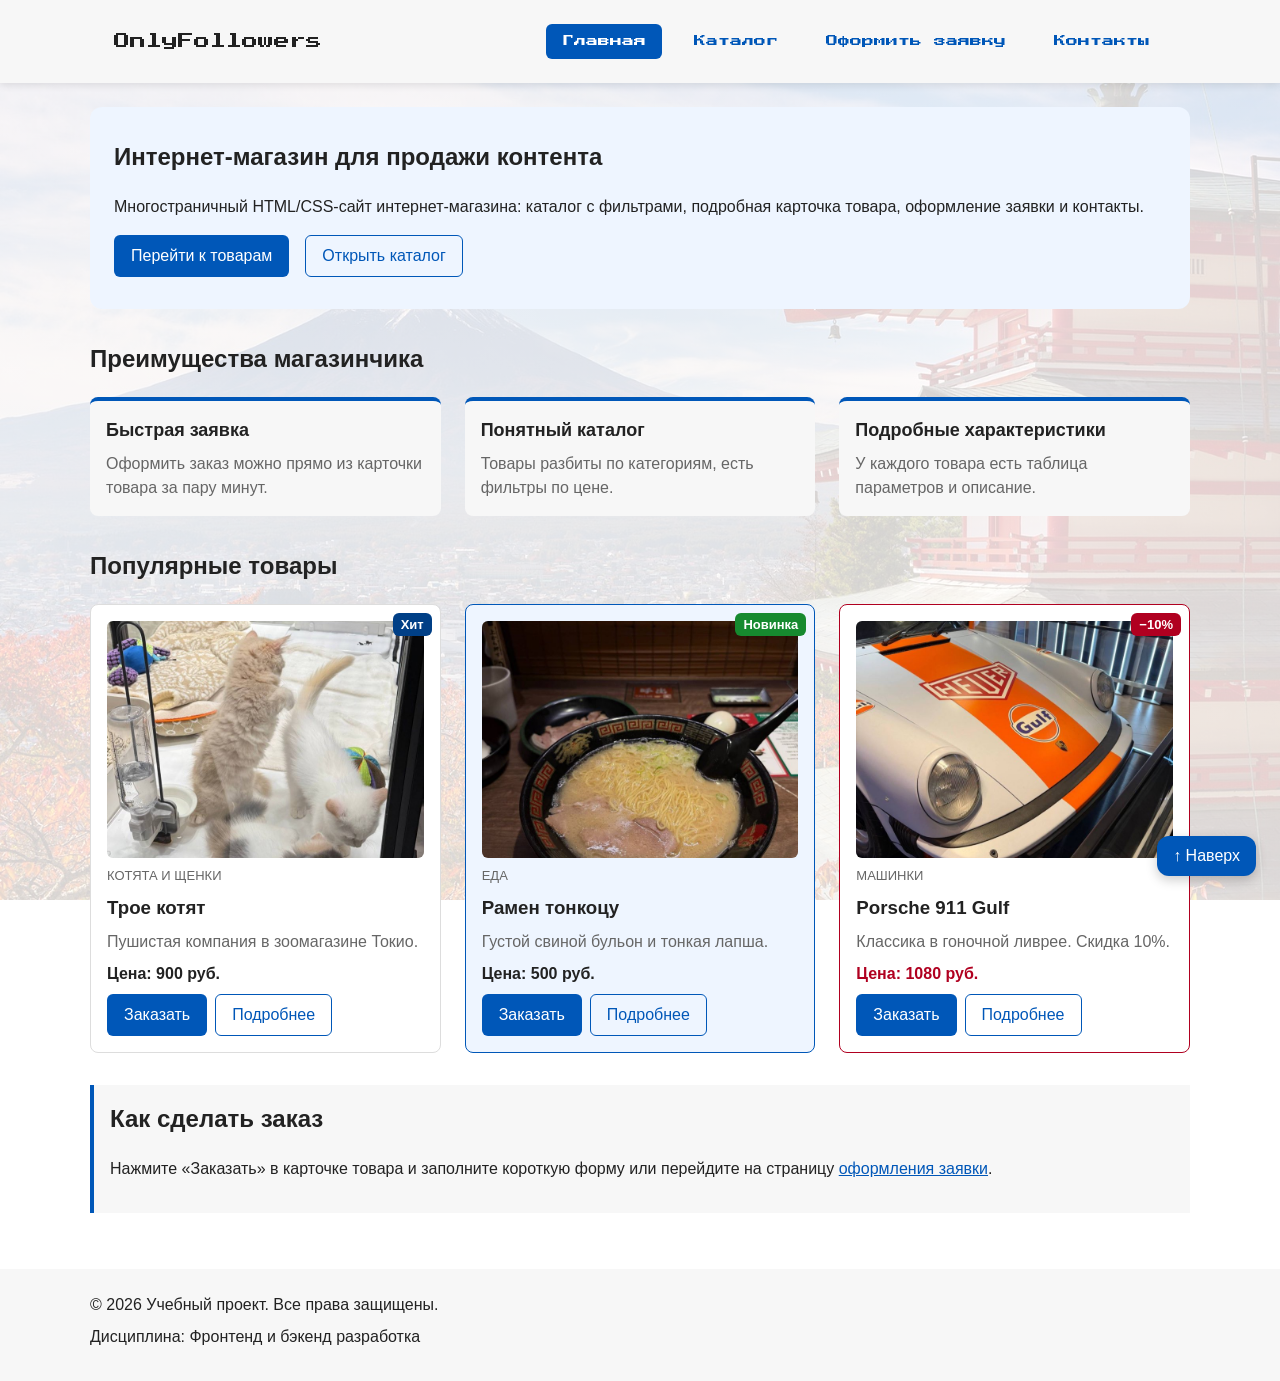
<file: index.html>
<!DOCTYPE html>
<html lang="ru">
<head>
    <meta charset="UTF-8">
    <meta name="viewport" content="width=device-width, initial-scale=1.0">
    <meta name="description" content="" >
    <title></title>
    <link rel="preconnect" href="https://fonts.googleapis.com">
    <link rel="preconnect" href="https://fonts.gstatic.com" crossorigin>
    <link rel="stylesheet" href="https://fonts.googleapis.com/css2?family=Press+Start+2P&display=swap">
    <link rel="stylesheet" href="css/style.css">
    <script src="js/main.js" defer></script>
</head>
<body>
<header class="site-header">
    <div class="site-header__inner">
        <a class="site-header__logo" href="index.html">OnlyFollowers</a>

        <nav class="site-nav" aria-label="Основная навигация">
            <ul class="site-nav__list">
                <li class="site-nav__item">
                    <a class="site-nav__link site-nav__link--active" href="index.html" aria-current="page">Главная</a>
                </li>
                <li class="site-nav__item">
                    <a class="site-nav__link" href="catalog.html">Каталог</a>
                </li>
                <li class="site-nav__item">
                    <a class="site-nav__link" href="order.html">Оформить заявку</a>
                </li>
                <li class="site-nav__item">
                    <a class="site-nav__link" href="contacts.html">Контакты</a>
                </li>
            </ul>
        </nav>
    </div>
</header>

<main class="site-main">
    <section class="hero">
        <h1 class="hero__title">Интернет-магазин для продажи контента</h1>
        <p class="hero__text">
            Многостраничный HTML/CSS-сайт интернет-магазина: каталог с фильтрами,
            подробная карточка товара, оформление заявки и контакты.
        </p>
        <div class="hero__actions">
            <a class="button button--primary" href="#popular">Перейти к товарам</a>
            <a class="button button--secondary" href="catalog.html">Открыть каталог</a>
        </div>
    </section>

    <section class="section" id="advantages">
        <h2 class="section__title">Преимущества магазинчика</h2>

        <ul class="advantages-list">
            <li class="advantages-list__item">
                <h3 class="advantages-list__title">Быстрая заявка</h3>
                <p class="advantages-list__text">Оформить заказ можно прямо из карточки товара за пару минут.</p>
            </li>
            <li class="advantages-list__item">
                <h3 class="advantages-list__title">Понятный каталог</h3>
                <p class="advantages-list__text">Товары разбиты по категориям, есть фильтры по цене.</p>
            </li>
            <li class="advantages-list__item">
                <h3 class="advantages-list__title">Подробные характеристики</h3>
                <p class="advantages-list__text">У каждого товара есть таблица параметров и описание.</p>
            </li>
        </ul>
    </section>

    <section class="section" id="popular">
        <h2 class="section__title">Популярные товары</h2>

        <div class="products-grid">
            <article class="product-card">
                <span class="badge badge--hit product-card__badge">Хит</span>
                <img class="product-card__image" src="images/kittens-trio.jpg" alt="Трое котят играют в вольере" width="800" height="1066">
                <p class="product-card__category">Котята и щенки</p>
                <h3 class="product-card__title">Трое котят</h3>
                <p class="product-card__description">Пушистая компания в зоомагазине Токио.</p>
                <p class="product-card__price">Цена: 900 руб.</p>
                <div class="product-card__actions">
                    <button class="button button--primary product-card__button" type="button" data-product="Трое котят">
                        Заказать
                    </button>
                    <a class="button button--secondary" href="product.html">Подробнее</a>
                </div>
            </article>

            <article class="product-card product-card--featured">
                <span class="badge badge--new product-card__badge">Новинка</span>
                <img class="product-card__image" src="images/ramen-tonkotsu.jpg" alt="Миска рамена тонкоцу" width="800" height="1066">
                <p class="product-card__category">Еда</p>
                <h3 class="product-card__title">Рамен тонкоцу</h3>
                <p class="product-card__description">Густой свиной бульон и тонкая лапша.</p>
                <p class="product-card__price">Цена: 500 руб.</p>
                <div class="product-card__actions">
                    <button class="button button--primary product-card__button" type="button" data-product="Рамен тонкоцу">
                        Заказать
                    </button>
                    <a class="button button--secondary" href="catalog.html#food">Подробнее</a>
                </div>
            </article>

            <article class="product-card product-card--discount">
                <span class="badge badge--sale product-card__badge">−10%</span>
                <img class="product-card__image" src="images/porsche-911.jpg" alt="Porsche 911 в ливрее Gulf и Heuer" width="800" height="1066">
                <p class="product-card__category">Машинки</p>
                <h3 class="product-card__title">Porsche 911 Gulf</h3>
                <p class="product-card__description">Классика в гоночной ливрее. Скидка 10%.</p>
                <p class="product-card__price">Цена: 1080 руб.</p>
                <div class="product-card__actions">
                    <button class="button button--primary product-card__button" type="button" data-product="Porsche 911 Gulf">
                        Заказать
                    </button>
                    <a class="button button--secondary" href="catalog.html#cars">Подробнее</a>
                </div>
            </article>
        </div>
    </section>

    <aside class="aside-info">
        <h2 class="aside-info__title">Как сделать заказ</h2>
        <p class="aside-info__text">
            Нажмите «Заказать» в карточке товара и заполните короткую форму
            или перейдите на страницу <a href="order.html">оформления заявки</a>.
        </p>
    </aside>
</main>

<footer class="site-footer" id="contacts">
    <p class="site-footer__text">&copy; 2026 Учебный проект. Все права защищены.</p>
    <p class="site-footer__text">Дисциплина: Фронтенд и бэкенд разработка</p>
</footer>

<a class="to-top" href="#" aria-label="Вернуться наверх страницы">↑ Наверх</a>

<dialog class="order-dialog" id="order-dialog" aria-labelledby="order-dialog-title">
    <h2 class="order-dialog__title" id="order-dialog-title">Оформление заявки</h2>
    <p class="order-dialog__product" id="order-dialog-product"></p>

    <form class="order-form" id="order-form" action="#" method="post" novalidate>
        <input id="selected-product" name="selected-product" type="hidden">

        <div class="order-form__field">
            <label class="order-form__label" for="order-name">Имя</label>
            <input
                class="order-form__input"
                id="order-name"
                name="name"
                type="text"
                placeholder="Введите ваше имя"
                minlength="2"
                autocomplete="given-name"
                required
            >
        </div>

        <div class="order-form__field">
            <label class="order-form__label" for="order-email">E-mail</label>
            <input
                class="order-form__input"
                id="order-email"
                name="email"
                type="email"
                placeholder="example@mail.ru"
                autocomplete="email"
                required
            >
        </div>

        <div class="order-form__field">
            <label class="order-form__label" for="order-phone">Телефон</label>
            <input
                class="order-form__input"
                id="order-phone"
                name="phone"
                type="tel"
                inputmode="tel"
                placeholder="+7 (900) 000-00-00"
                pattern="^\+7 \(\d{3}\) \d{3}-\d{2}-\d{2}$"
                aria-describedby="order-phone-hint"
                required
            >
            <small class="order-form__hint" id="order-phone-hint">Формат: +7 (900) 000-00-00</small>
        </div>

        <div class="order-form__field">
            <label class="order-form__label" for="order-date">Дата связи</label>
            <input
                class="order-form__input"
                id="order-date"
                name="date"
                type="date"
            >
        </div>

        <div class="order-form__field">
            <label class="order-form__label" for="order-topic">Тема заявки</label>
            <select class="order-form__select" id="order-topic" name="topic" required>
                <option value="">Выберите тему</option>
                <option value="product">Заказ товара</option>
                <option value="consultation">Консультация</option>
                <option value="delivery">Доставка</option>
            </select>
        </div>

        <div class="order-form__field">
            <label class="order-form__label" for="order-comment">Комментарий</label>
            <textarea
                class="order-form__textarea"
                id="order-comment"
                name="comment"
                rows="4"
                placeholder="Укажите дополнительную информацию"
            ></textarea>
        </div>

        <div class="order-form__field order-form__field--checkbox">
            <label class="order-form__label">
                <input
                    class="order-form__checkbox"
                    id="order-agreement"
                    name="agreement"
                    type="checkbox"
                    required
                >
                Я согласен на обработку данных
            </label>
        </div>

        <div class="order-form__actions">
            <button class="button button--secondary" type="button" id="close-order-dialog">Закрыть</button>
            <button class="button button--primary" type="submit">Отправить заявку</button>
        </div>
    </form>
</dialog>

<p class="success-message" id="success-message" role="status" hidden>
    Форма успешно отправлена!
</p>
</body>
</html>
</file>
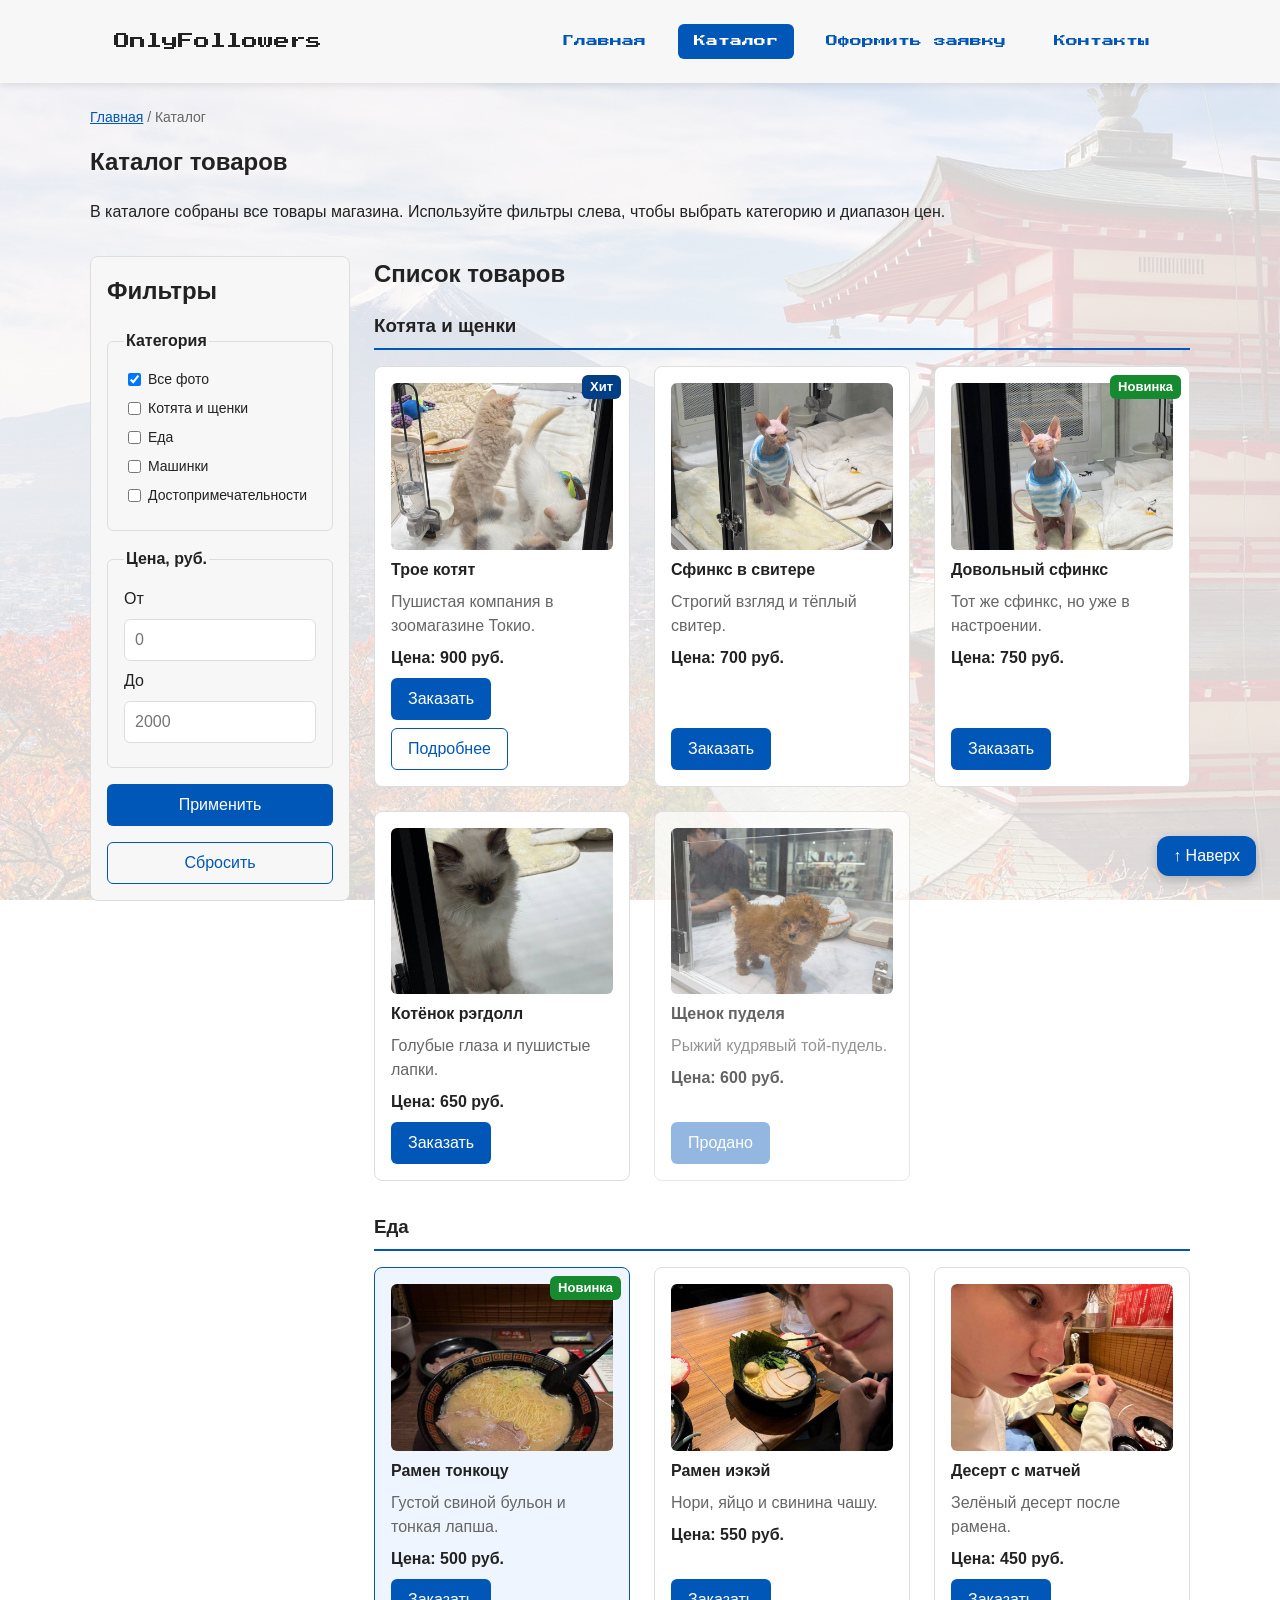
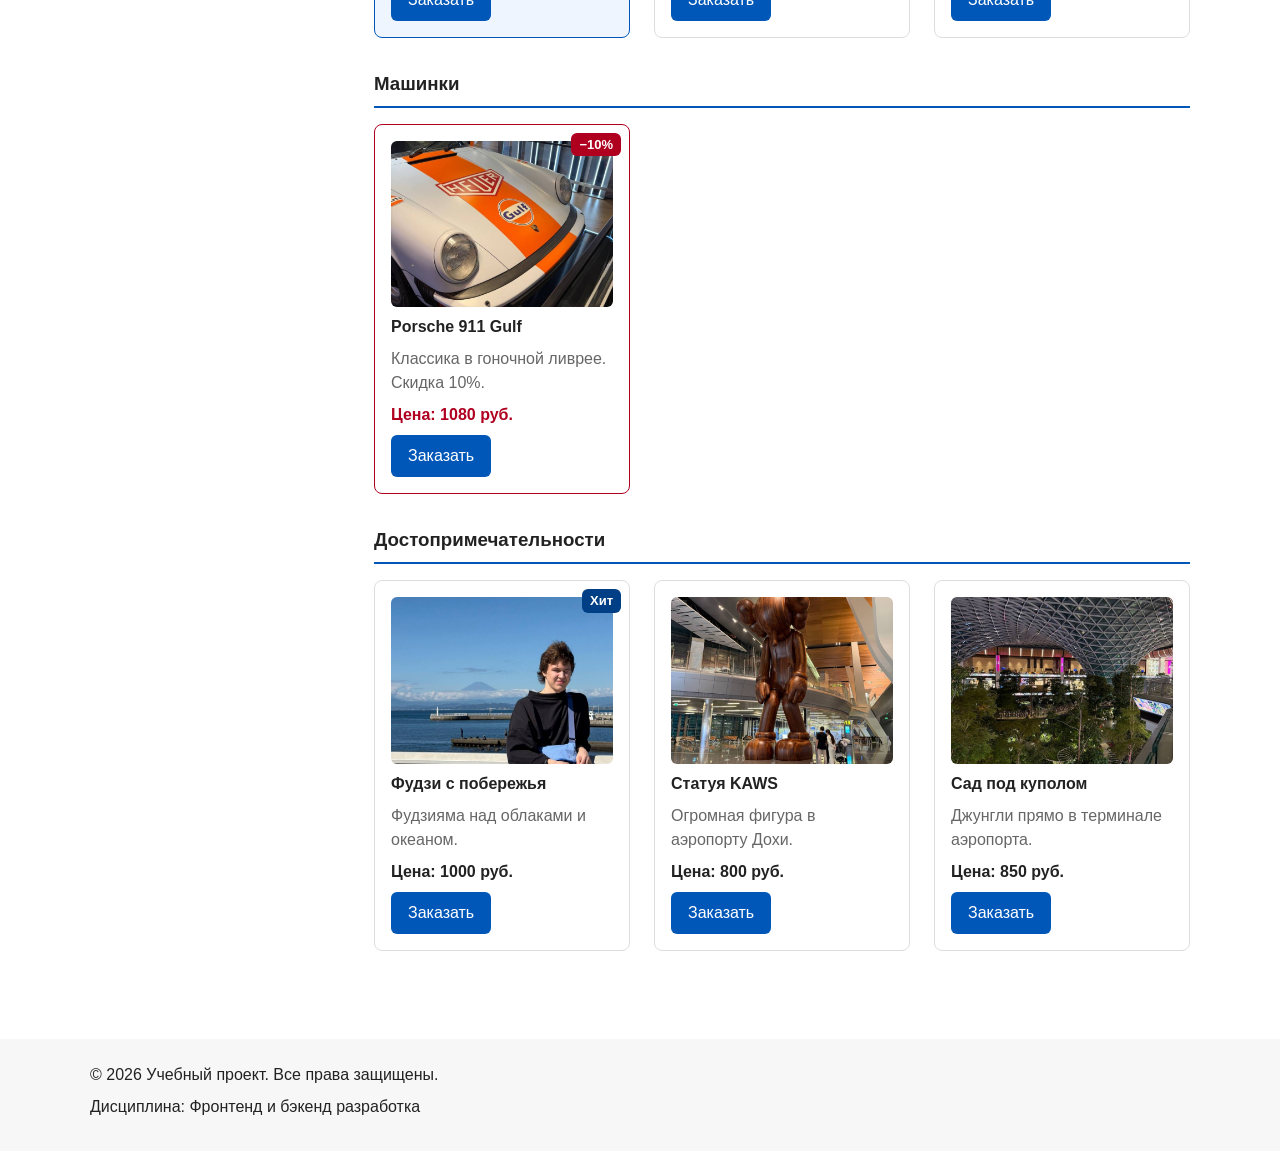
<file: catalog.html>
<!DOCTYPE html>
<html lang="ru">
<head>
    <meta charset="UTF-8">
    <meta name="viewport" content="width=device-width, initial-scale=1.0">
    <meta name="description" content="Учебный сайт :  Trip ro Japan ">
    <title>Каталог товаров — Учебный интернет-магазин</title>
    <link rel="preconnect" href="https://fonts.googleapis.com">
    <link rel="preconnect" href="https://fonts.gstatic.com" crossorigin>
    <link rel="stylesheet" href="https://fonts.googleapis.com/css2?family=Press+Start+2P&display=swap">
    <link rel="stylesheet" href="css/style.css">
    <script src="js/main.js" defer></script>
</head>
<body>
<header class="site-header">
    <div class="site-header__inner">
        <a class="site-header__logo" href="index.html">OnlyFollowers</a>

        <nav class="site-nav" aria-label="Основная навигация">
            <ul class="site-nav__list">
                <li class="site-nav__item">
                    <a class="site-nav__link" href="index.html">Главная</a>
                </li>
                <li class="site-nav__item">
                    <a class="site-nav__link site-nav__link--active" href="catalog.html" aria-current="page">Каталог</a>
                </li>
                <li class="site-nav__item">
                    <a class="site-nav__link" href="order.html">Оформить заявку</a>
                </li>
                <li class="site-nav__item">
                    <a class="site-nav__link" href="contacts.html">Контакты</a>
                </li>
            </ul>
        </nav>
    </div>
</header>

<main class="site-main">
    <nav class="breadcrumbs" aria-label="Хлебные крошки">
        <a class="breadcrumbs__link" href="index.html">Главная</a>
        <span class="breadcrumbs__current" aria-current="page">Каталог</span>
    </nav>

    <section class="section">
        <h1 class="section__title">Каталог товаров</h1>
        <p class="section__text">
            В каталоге собраны все товары магазина. Используйте фильтры слева,
            чтобы выбрать категорию и диапазон цен.
        </p>
    </section>

    <section class="catalog-layout">
        <aside class="catalog-filters">
            <h2 class="catalog-filters__title">Фильтры</h2>

            <form class="filters-form" action="#" method="get">
                <fieldset class="filters-form__group">
                    <legend class="filters-form__legend">Категория</legend>

                    <label class="filters-form__option">
                        <input type="checkbox" name="category" value="all" checked>
                        Все фото
                    </label>

                    <label class="filters-form__option">
                        <input type="checkbox" name="category" value="pets">
                        Котята и щенки
                    </label>

                    <label class="filters-form__option">
                        <input type="checkbox" name="category" value="food">
                        Еда
                    </label>

                    <label class="filters-form__option">
                        <input type="checkbox" name="category" value="cars">
                        Машинки
                    </label>

                    <label class="filters-form__option">
                        <input type="checkbox" name="category" value="places">
                        Достопримечательности
                    </label>
                </fieldset>

                <fieldset class="filters-form__group">
                    <legend class="filters-form__legend">Цена, руб.</legend>

                    <label class="filters-form__label" for="price-from">От</label>
                    <input class="filters-form__input" id="price-from" name="price-from" type="number" min="0" placeholder="0">

                    <label class="filters-form__label" for="price-to">До</label>
                    <input class="filters-form__input" id="price-to" name="price-to" type="number" min="0" placeholder="2000">
                </fieldset>

                <button class="button button--primary" type="submit">Применить</button>
                <button class="button button--secondary" type="reset">Сбросить</button>
            </form>
        </aside>

        <section class="catalog-products">
            <h2 class="catalog-products__title">Список товаров</h2>

            <section class="catalog-group" id="pets" aria-labelledby="pets-title">
                <h3 class="catalog-group__title" id="pets-title">Котята и щенки</h3>

                <div class="products-grid">
                    <article class="product-card">
                        <span class="badge badge--hit product-card__badge">Хит</span>
                        <img class="product-card__image" src="images/kittens-trio.jpg" alt="Трое котят играют в вольере" width="800" height="1066" loading="lazy">
                        <h4 class="product-card__title">Трое котят</h4>
                        <p class="product-card__description">Пушистая компания в зоомагазине Токио.</p>
                        <p class="product-card__price">Цена: 900 руб.</p>
                        <div class="product-card__actions">
                            <button class="button button--primary product-card__button" type="button" data-product="Трое котят">
                                Заказать
                            </button>
                            <a class="button button--secondary" href="product.html">Подробнее</a>
                        </div>
                    </article>

                    <article class="product-card">
                        <img class="product-card__image" src="images/cat-sphynx.jpg" alt="Сфинкс в полосатом свитере" width="800" height="1066" loading="lazy">
                        <h4 class="product-card__title">Сфинкс в свитере</h4>
                        <p class="product-card__description">Строгий взгляд и тёплый свитер.</p>
                        <p class="product-card__price">Цена: 700 руб.</p>
                        <div class="product-card__actions">
                            <button class="button button--primary product-card__button" type="button" data-product="Сфинкс в свитере">
                                Заказать
                            </button>
                        </div>
                    </article>

                    <article class="product-card">
                        <span class="badge badge--new product-card__badge">Новинка</span>
                        <img class="product-card__image" src="images/cat-sphynx-smile.jpg" alt="Сфинкс зажмурился от удовольствия" width="800" height="1066" loading="lazy">
                        <h4 class="product-card__title">Довольный сфинкс</h4>
                        <p class="product-card__description">Тот же сфинкс, но уже в настроении.</p>
                        <p class="product-card__price">Цена: 750 руб.</p>
                        <div class="product-card__actions">
                            <button class="button button--primary product-card__button" type="button" data-product="Довольный сфинкс">
                                Заказать
                            </button>
                        </div>
                    </article>

                    <article class="product-card">
                        <img class="product-card__image" src="images/kitten-ragdoll.jpg" alt="Котёнок рэгдолл с голубыми глазами" width="800" height="1066" loading="lazy">
                        <h4 class="product-card__title">Котёнок рэгдолл</h4>
                        <p class="product-card__description">Голубые глаза и пушистые лапки.</p>
                        <p class="product-card__price">Цена: 650 руб.</p>
                        <div class="product-card__actions">
                            <button class="button button--primary product-card__button" type="button" data-product="Котёнок рэгдолл">
                                Заказать
                            </button>
                        </div>
                    </article>

                    <article class="product-card product-card--unavailable">
                        <img class="product-card__image" src="images/puppy-poodle.jpg" alt="Рыжий щенок той-пуделя" width="800" height="1066" loading="lazy">
                        <h4 class="product-card__title">Щенок пуделя</h4>
                        <p class="product-card__description">Рыжий кудрявый той-пудель.</p>
                        <p class="product-card__price">Цена: 600 руб.</p>
                        <div class="product-card__actions">
                            <button class="button button--primary" type="button" disabled>Продано</button>
                        </div>
                    </article>
                </div>
            </section>

            <section class="catalog-group" id="food" aria-labelledby="food-title">
                <h3 class="catalog-group__title" id="food-title">Еда</h3>

                <div class="products-grid">
                    <article class="product-card product-card--featured">
                        <span class="badge badge--new product-card__badge">Новинка</span>
                        <img class="product-card__image" src="images/ramen-tonkotsu.jpg" alt="Миска рамена тонкоцу" width="800" height="1066" loading="lazy">
                        <h4 class="product-card__title">Рамен тонкоцу</h4>
                        <p class="product-card__description">Густой свиной бульон и тонкая лапша.</p>
                        <p class="product-card__price">Цена: 500 руб.</p>
                        <div class="product-card__actions">
                            <button class="button button--primary product-card__button" type="button" data-product="Рамен тонкоцу">
                                Заказать
                            </button>
                        </div>
                    </article>

                    <article class="product-card">
                        <img class="product-card__image" src="images/ramen-iekei.jpg" alt="Рамен иэкэй с нори, яйцом и чашу" width="800" height="1066" loading="lazy">
                        <h4 class="product-card__title">Рамен иэкэй</h4>
                        <p class="product-card__description">Нори, яйцо и свинина чашу.</p>
                        <p class="product-card__price">Цена: 550 руб.</p>
                        <div class="product-card__actions">
                            <button class="button button--primary product-card__button" type="button" data-product="Рамен иэкэй">
                                Заказать
                            </button>
                        </div>
                    </article>

                    <article class="product-card">
                        <img class="product-card__image" src="images/dessert-matcha.jpg" alt="Десерт с матчей в раменной" width="800" height="1066" loading="lazy">
                        <h4 class="product-card__title">Десерт с матчей</h4>
                        <p class="product-card__description">Зелёный десерт после рамена.</p>
                        <p class="product-card__price">Цена: 450 руб.</p>
                        <div class="product-card__actions">
                            <button class="button button--primary product-card__button" type="button" data-product="Десерт с матчей">
                                Заказать
                            </button>
                        </div>
                    </article>
                </div>
            </section>

            <section class="catalog-group" id="cars" aria-labelledby="cars-title">
                <h3 class="catalog-group__title" id="cars-title">Машинки</h3>

                <div class="products-grid">
                    <article class="product-card product-card--discount">
                        <span class="badge badge--sale product-card__badge">−10%</span>
                        <img class="product-card__image" src="images/porsche-911.jpg" alt="Porsche 911 в ливрее Gulf и Heuer" width="800" height="1066" loading="lazy">
                        <h4 class="product-card__title">Porsche 911 Gulf</h4>
                        <p class="product-card__description">Классика в гоночной ливрее. Скидка 10%.</p>
                        <p class="product-card__price">Цена: 1080 руб.</p>
                        <div class="product-card__actions">
                            <button class="button button--primary product-card__button" type="button" data-product="Porsche 911 Gulf">
                                Заказать
                            </button>
                        </div>
                    </article>
                </div>
            </section>

            <section class="catalog-group" id="places" aria-labelledby="places-title">
                <h3 class="catalog-group__title" id="places-title">Достопримечательности</h3>

                <div class="products-grid">
                    <article class="product-card">
                        <span class="badge badge--hit product-card__badge">Хит</span>
                        <img class="product-card__image" src="images/fuji-coast.jpg" alt="Вид на гору Фудзи с побережья" width="800" height="1066" loading="lazy">
                        <h4 class="product-card__title">Фудзи с побережья</h4>
                        <p class="product-card__description">Фудзияма над облаками и океаном.</p>
                        <p class="product-card__price">Цена: 1000 руб.</p>
                        <div class="product-card__actions">
                            <button class="button button--primary product-card__button" type="button" data-product="Фудзи с побережья">
                                Заказать
                            </button>
                        </div>
                    </article>

                    <article class="product-card">
                        <img class="product-card__image" src="images/kaws-doha.jpg" alt="Деревянная статуя KAWS в аэропорту Дохи" width="800" height="1066" loading="lazy">
                        <h4 class="product-card__title">Статуя KAWS</h4>
                        <p class="product-card__description">Огромная фигура в аэропорту Дохи.</p>
                        <p class="product-card__price">Цена: 800 руб.</p>
                        <div class="product-card__actions">
                            <button class="button button--primary product-card__button" type="button" data-product="Статуя KAWS">
                                Заказать
                            </button>
                        </div>
                    </article>

                    <article class="product-card">
                        <img class="product-card__image" src="images/garden-doha.jpg" alt="Тропический сад под куполом аэропорта Дохи" width="800" height="1066" loading="lazy">
                        <h4 class="product-card__title">Сад под куполом</h4>
                        <p class="product-card__description">Джунгли прямо в терминале аэропорта.</p>
                        <p class="product-card__price">Цена: 850 руб.</p>
                        <div class="product-card__actions">
                            <button class="button button--primary product-card__button" type="button" data-product="Сад под куполом">
                                Заказать
                            </button>
                        </div>
                    </article>
                </div>
            </section>
        </section>
    </section>
</main>

<footer class="site-footer">
    <p class="site-footer__text">&copy; 2026 Учебный проект. Все права защищены.</p>
    <p class="site-footer__text">Дисциплина: Фронтенд и бэкенд разработка</p>
</footer>

<a class="to-top" href="#" aria-label="Вернуться наверх страницы">↑ Наверх</a>

<dialog class="order-dialog" id="order-dialog" aria-labelledby="order-dialog-title">
    <h2 class="order-dialog__title" id="order-dialog-title">Оформление заявки</h2>
    <p class="order-dialog__product" id="order-dialog-product"></p>

    <form class="order-form" id="order-form" action="#" method="post" novalidate>
        <input id="selected-product" name="selected-product" type="hidden">

        <div class="order-form__field">
            <label class="order-form__label" for="order-name">Имя</label>
            <input
                class="order-form__input"
                id="order-name"
                name="name"
                type="text"
                placeholder="Введите ваше имя"
                minlength="2"
                autocomplete="given-name"
                required
            >
        </div>

        <div class="order-form__field">
            <label class="order-form__label" for="order-email">E-mail</label>
            <input
                class="order-form__input"
                id="order-email"
                name="email"
                type="email"
                placeholder="example@mail.ru"
                autocomplete="email"
                required
            >
        </div>

        <div class="order-form__field">
            <label class="order-form__label" for="order-phone">Телефон</label>
            <input
                class="order-form__input"
                id="order-phone"
                name="phone"
                type="tel"
                inputmode="tel"
                placeholder="+7 (900) 000-00-00"
                pattern="^\+7 \(\d{3}\) \d{3}-\d{2}-\d{2}$"
                aria-describedby="order-phone-hint"
                required
            >
            <small class="order-form__hint" id="order-phone-hint">Формат: +7 (900) 000-00-00</small>
        </div>

        <div class="order-form__field">
            <label class="order-form__label" for="order-date">Дата связи</label>
            <input
                class="order-form__input"
                id="order-date"
                name="date"
                type="date"
            >
        </div>

        <div class="order-form__field">
            <label class="order-form__label" for="order-topic">Тема заявки</label>
            <select class="order-form__select" id="order-topic" name="topic" required>
                <option value="">Выберите тему</option>
                <option value="product">Заказ товара</option>
                <option value="consultation">Консультация</option>
                <option value="delivery">Доставка</option>
            </select>
        </div>

        <div class="order-form__field">
            <label class="order-form__label" for="order-comment">Комментарий</label>
            <textarea
                class="order-form__textarea"
                id="order-comment"
                name="comment"
                rows="4"
                placeholder="Укажите дополнительную информацию"
            ></textarea>
        </div>

        <div class="order-form__field order-form__field--checkbox">
            <label class="order-form__label">
                <input
                    class="order-form__checkbox"
                    id="order-agreement"
                    name="agreement"
                    type="checkbox"
                    required
                >
                Я согласен на обработку данных
            </label>
        </div>

        <div class="order-form__actions">
            <button class="button button--secondary" type="button" id="close-order-dialog">Закрыть</button>
            <button class="button button--primary" type="submit">Отправить заявку</button>
        </div>
    </form>
</dialog>

<p class="success-message" id="success-message" role="status" hidden>
    Форма успешно отправлена!
</p>
</body>
</html>
</file>
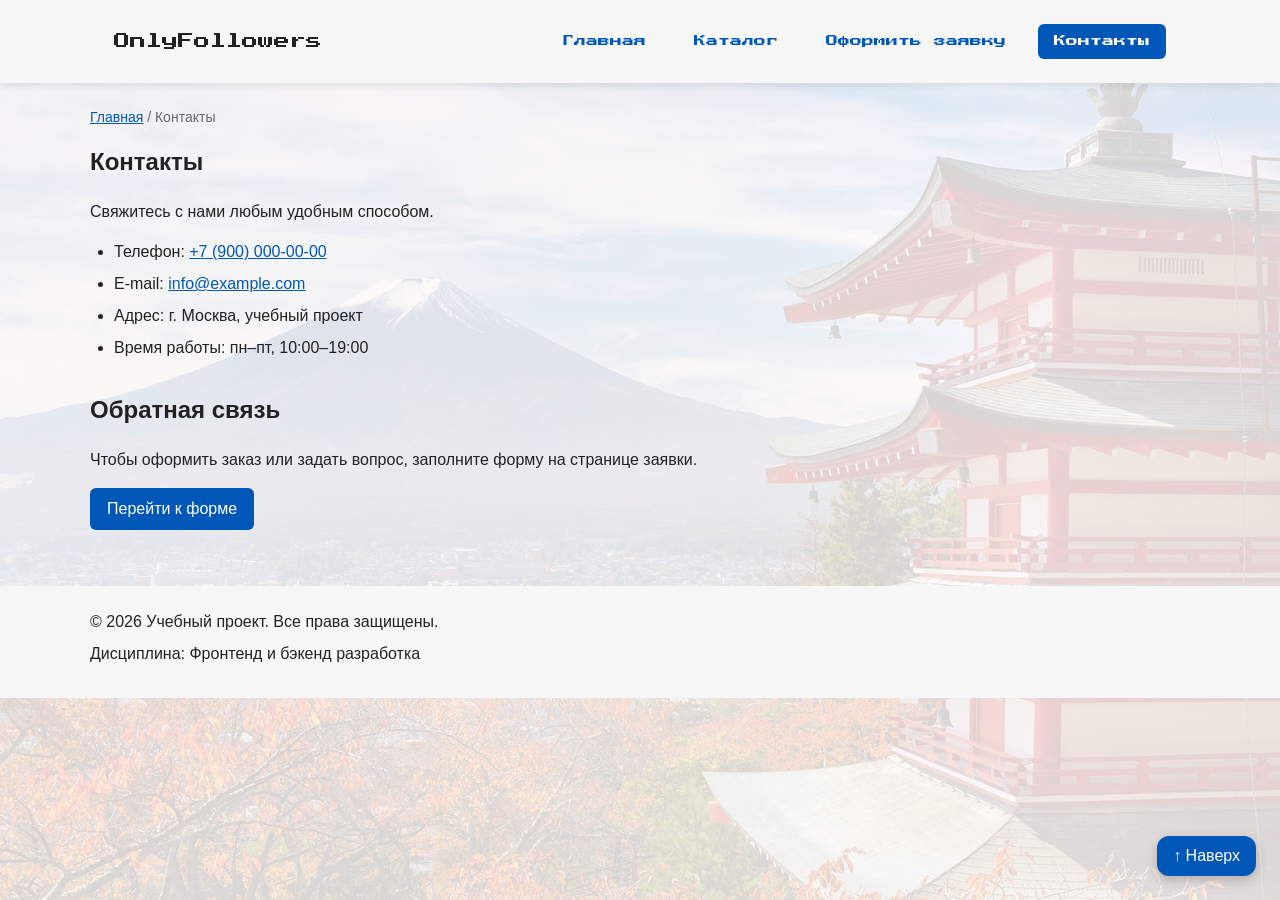
<file: contacts.html>
<!DOCTYPE html>
<html lang="ru">
<head>
    <meta charset="UTF-8">
    <meta name="viewport" content="width=device-width, initial-scale=1.0">
    <meta name="description" content="Учебный сайт :  Trip ro Japan ">
    <title>Контакты — Учебный интернет-магазин</title>
    <link rel="preconnect" href="https://fonts.googleapis.com">
    <link rel="preconnect" href="https://fonts.gstatic.com" crossorigin>
    <link rel="stylesheet" href="https://fonts.googleapis.com/css2?family=Press+Start+2P&display=swap">
    <link rel="stylesheet" href="css/style.css">
</head>
<body>
<header class="site-header">
    <div class="site-header__inner">
        <a class="site-header__logo" href="index.html">OnlyFollowers</a>

        <nav class="site-nav" aria-label="Основная навигация">
            <ul class="site-nav__list">
                <li class="site-nav__item">
                    <a class="site-nav__link" href="index.html">Главная</a>
                </li>
                <li class="site-nav__item">
                    <a class="site-nav__link" href="catalog.html">Каталог</a>
                </li>
                <li class="site-nav__item">
                    <a class="site-nav__link" href="order.html">Оформить заявку</a>
                </li>
                <li class="site-nav__item">
                    <a class="site-nav__link site-nav__link--active" href="contacts.html" aria-current="page">Контакты</a>
                </li>
            </ul>
        </nav>
    </div>
</header>

<main class="site-main">
    <nav class="breadcrumbs" aria-label="Хлебные крошки">
        <a class="breadcrumbs__link" href="index.html">Главная</a>
        <span class="breadcrumbs__current" aria-current="page">Контакты</span>
    </nav>

    <section class="section">
        <h1 class="section__title">Контакты</h1>
        <p class="section__text">
            Свяжитесь с нами любым удобным способом.
        </p>

        <ul class="contacts-list">
            <li class="contacts-list__item">
                Телефон: <a class="contacts-list__link" href="tel:+79000000000">+7 (900) 000-00-00</a>
            </li>
            <li class="contacts-list__item">
                E-mail: <a class="contacts-list__link" href="mailto:info@example.com">info@example.com</a>
            </li>
            <li class="contacts-list__item">Адрес: г. Москва, учебный проект</li>
            <li class="contacts-list__item">Время работы: пн–пт, 10:00–19:00</li>
        </ul>
    </section>

    <section class="section" id="feedback">
        <h2 class="section__title">Обратная связь</h2>
        <p class="section__text">
            Чтобы оформить заказ или задать вопрос, заполните форму на странице заявки.
        </p>
        <a class="button button--primary" href="order.html">Перейти к форме</a>
    </section>
</main>

<footer class="site-footer">
    <p class="site-footer__text">&copy; 2026 Учебный проект. Все права защищены.</p>
    <p class="site-footer__text">Дисциплина: Фронтенд и бэкенд разработка</p>
</footer>

<a class="to-top" href="#" aria-label="Вернуться наверх страницы">↑ Наверх</a>
</body>
</html>
</file>
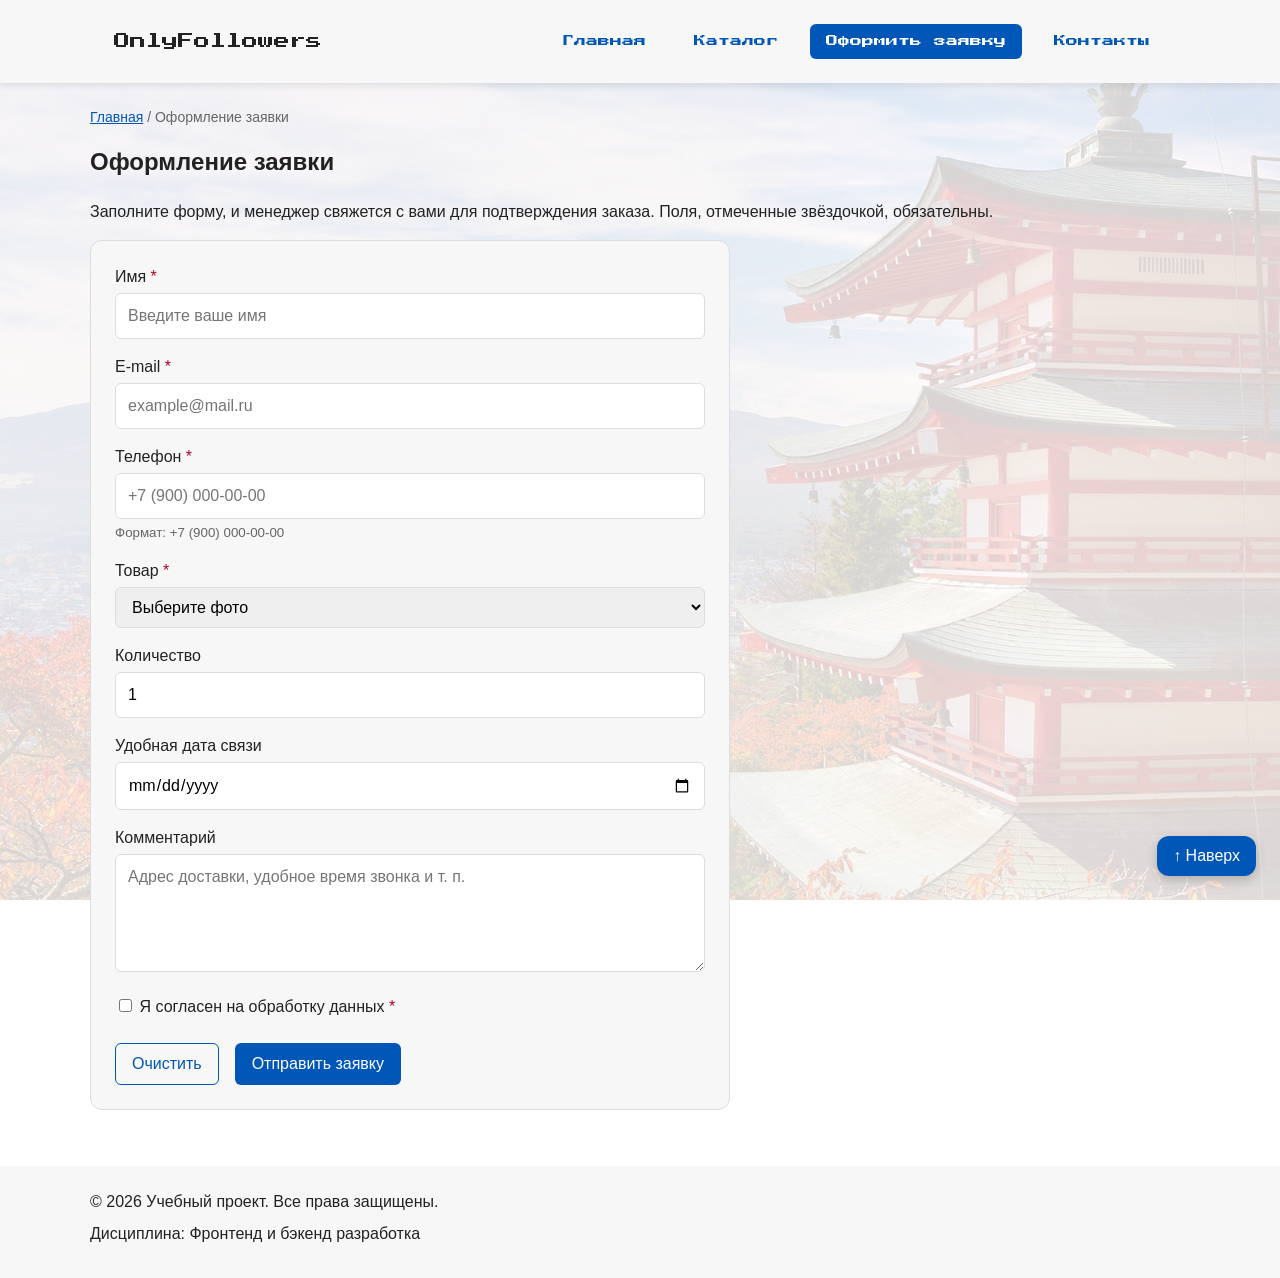
<file: order.html>
<!DOCTYPE html>
<html lang="ru">
<head>
    <meta charset="UTF-8">
    <meta name="viewport" content="width=device-width, initial-scale=1.0">
    <meta name="description" content="Оформление заявки на товар в учебном интернет-магазине.">
    <title>Оформление заявки — Учебный интернет-магазин</title>
    <link rel="preconnect" href="https://fonts.googleapis.com">
    <link rel="preconnect" href="https://fonts.gstatic.com" crossorigin>
    <link rel="stylesheet" href="https://fonts.googleapis.com/css2?family=Press+Start+2P&display=swap">
    <link rel="stylesheet" href="css/style.css">
    <script src="js/main.js" defer></script>
</head>
<body>
<header class="site-header">
    <div class="site-header__inner">
        <a class="site-header__logo" href="index.html">OnlyFollowers</a>

        <nav class="site-nav" aria-label="Основная навигация">
            <ul class="site-nav__list">
                <li class="site-nav__item">
                    <a class="site-nav__link" href="index.html">Главная</a>
                </li>
                <li class="site-nav__item">
                    <a class="site-nav__link" href="catalog.html">Каталог</a>
                </li>
                <li class="site-nav__item">
                    <a class="site-nav__link site-nav__link--active" href="order.html" aria-current="page">Оформить заявку</a>
                </li>
                <li class="site-nav__item">
                    <a class="site-nav__link" href="contacts.html">Контакты</a>
                </li>
            </ul>
        </nav>
    </div>
</header>

<main class="site-main">
    <nav class="breadcrumbs" aria-label="Хлебные крошки">
        <a class="breadcrumbs__link" href="index.html">Главная</a>
        <span class="breadcrumbs__current" aria-current="page">Оформление заявки</span>
    </nav>

    <section class="section">
        <h1 class="section__title">Оформление заявки</h1>
        <p class="section__text">
            Заполните форму, и менеджер свяжется с вами для подтверждения заказа.
            Поля, отмеченные звёздочкой, обязательны.
        </p>

        <form class="order-form order-form--page" id="order-form" action="#" method="post" novalidate>
            <div class="order-form__field">
                <label class="order-form__label" for="order-name">Имя <span class="order-form__required" aria-hidden="true">*</span></label>
                <input
                    class="order-form__input"
                    id="order-name"
                    name="name"
                    type="text"
                    placeholder="Введите ваше имя"
                    minlength="2"
                    autocomplete="given-name"
                    required
                >
            </div>

            <div class="order-form__field">
                <label class="order-form__label" for="order-email">E-mail <span class="order-form__required" aria-hidden="true">*</span></label>
                <input
                    class="order-form__input"
                    id="order-email"
                    name="email"
                    type="email"
                    placeholder="example@mail.ru"
                    autocomplete="email"
                    required
                >
            </div>

            <div class="order-form__field">
                <label class="order-form__label" for="order-phone">Телефон <span class="order-form__required" aria-hidden="true">*</span></label>
                <input
                    class="order-form__input"
                    id="order-phone"
                    name="phone"
                    type="tel"
                    inputmode="tel"
                    placeholder="+7 (900) 000-00-00"
                    pattern="^\+7 \(\d{3}\) \d{3}-\d{2}-\d{2}$"
                    aria-describedby="order-phone-hint"
                    required
                >
                <small class="order-form__hint" id="order-phone-hint">Формат: +7 (900) 000-00-00</small>
            </div>

            <div class="order-form__field">
                <label class="order-form__label" for="order-product">Товар <span class="order-form__required" aria-hidden="true">*</span></label>
                <select class="order-form__select" id="order-product" name="product" required>
                    <option value="">Выберите фото</option>
                    <option value="kittens-trio">Трое котят — 900 руб.</option>
                    <option value="cat-sphynx">Сфинкс в свитере — 700 руб.</option>
                    <option value="cat-sphynx-smile">Довольный сфинкс — 750 руб.</option>
                    <option value="kitten-ragdoll">Котёнок рэгдолл — 650 руб.</option>
                    <option value="ramen-tonkotsu">Рамен тонкоцу — 500 руб.</option>
                    <option value="ramen-iekei">Рамен иэкэй — 550 руб.</option>
                    <option value="dessert-matcha">Десерт с матчей — 450 руб.</option>
                    <option value="porsche-911">Porsche 911 Gulf — 1080 руб.</option>
                    <option value="fuji-coast">Фудзи с побережья — 1000 руб.</option>
                    <option value="kaws-doha">Статуя KAWS — 800 руб.</option>
                    <option value="garden-doha">Сад под куполом — 850 руб.</option>
                </select>
            </div>

            <div class="order-form__field">
                <label class="order-form__label" for="order-quantity">Количество</label>
                <input
                    class="order-form__input"
                    id="order-quantity"
                    name="quantity"
                    type="number"
                    min="1"
                    max="10"
                    value="1"
                >
            </div>

            <div class="order-form__field">
                <label class="order-form__label" for="order-date">Удобная дата связи</label>
                <input
                    class="order-form__input"
                    id="order-date"
                    name="date"
                    type="date"
                >
            </div>

            <div class="order-form__field">
                <label class="order-form__label" for="order-comment">Комментарий</label>
                <textarea
                    class="order-form__textarea"
                    id="order-comment"
                    name="comment"
                    rows="4"
                    placeholder="Адрес доставки, удобное время звонка и т. п."
                ></textarea>
            </div>

            <div class="order-form__field order-form__field--checkbox">
                <label class="order-form__label">
                    <input
                        class="order-form__checkbox"
                        id="order-agreement"
                        name="agreement"
                        type="checkbox"
                        required
                    >
                    Я согласен на обработку данных <span class="order-form__required" aria-hidden="true">*</span>
                </label>
            </div>

            <div class="order-form__actions">
                <button class="button button--secondary" type="reset">Очистить</button>
                <button class="button button--primary" type="submit">Отправить заявку</button>
            </div>
        </form>

        <p class="success-message" id="success-message" role="status" hidden>
            Заявка успешно отправлена! Мы свяжемся с вами в ближайшее время.
        </p>
    </section>
</main>

<footer class="site-footer">
    <p class="site-footer__text">&copy; 2026 Учебный проект. Все права защищены.</p>
    <p class="site-footer__text">Дисциплина: Фронтенд и бэкенд разработка</p>
</footer>

<a class="to-top" href="#" aria-label="Вернуться наверх страницы">↑ Наверх</a>
</body>
</html>
</file>
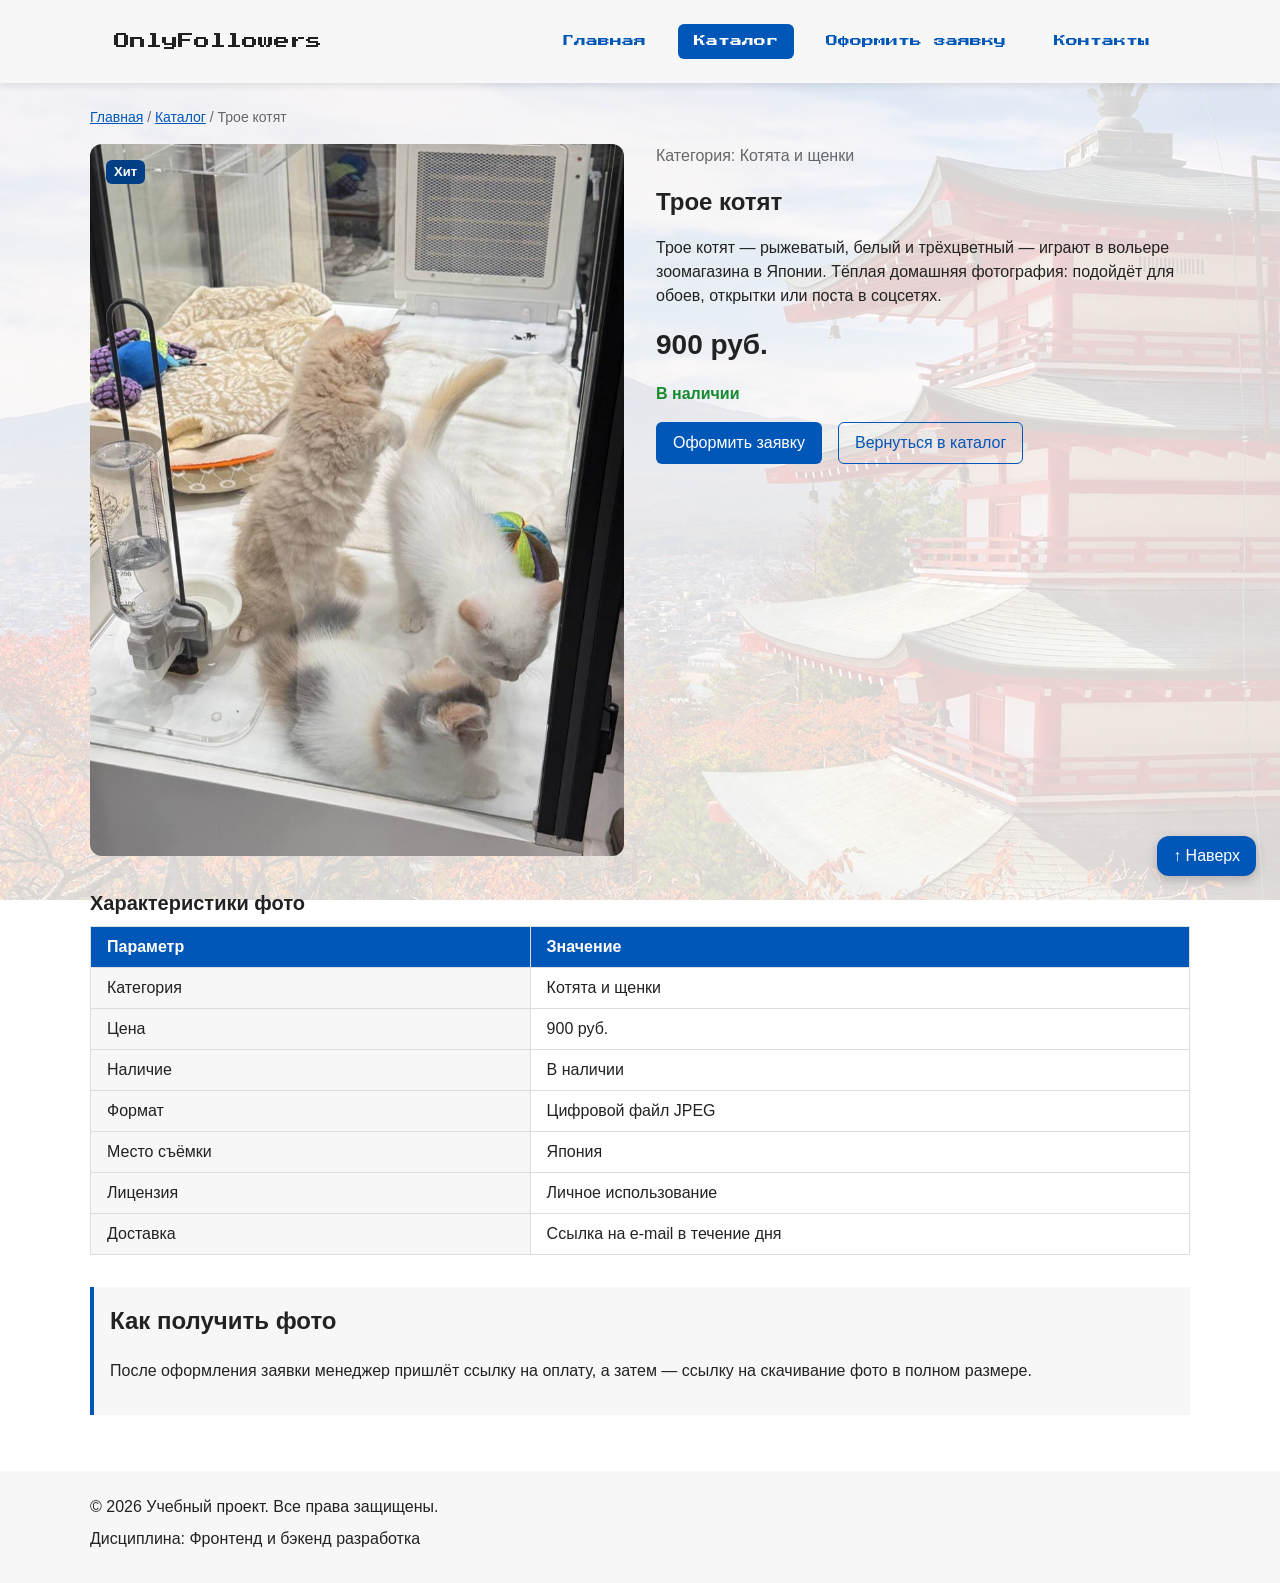
<file: product.html>
<!DOCTYPE html>
<html lang="ru">
<head>
    <meta charset="UTF-8">
    <meta name="viewport" content="width=device-width, initial-scale=1.0">
    <meta name="description" content="Фото «Трое котят»: описание, характеристики и цена.">
    <title>Трое котят — OnlyFollowers</title>
    <link rel="preconnect" href="https://fonts.googleapis.com">
    <link rel="preconnect" href="https://fonts.gstatic.com" crossorigin>
    <link rel="stylesheet" href="https://fonts.googleapis.com/css2?family=Press+Start+2P&display=swap">
    <link rel="stylesheet" href="css/style.css">
</head>
<body>
<header class="site-header">
    <div class="site-header__inner">
        <a class="site-header__logo" href="index.html">OnlyFollowers</a>

        <nav class="site-nav" aria-label="Основная навигация">
            <ul class="site-nav__list">
                <li class="site-nav__item">
                    <a class="site-nav__link" href="index.html">Главная</a>
                </li>
                <li class="site-nav__item">
                    <a class="site-nav__link site-nav__link--active" href="catalog.html">Каталог</a>
                </li>
                <li class="site-nav__item">
                    <a class="site-nav__link" href="order.html">Оформить заявку</a>
                </li>
                <li class="site-nav__item">
                    <a class="site-nav__link" href="contacts.html">Контакты</a>
                </li>
            </ul>
        </nav>
    </div>
</header>

<main class="site-main">
    <nav class="breadcrumbs" aria-label="Хлебные крошки">
        <a class="breadcrumbs__link" href="index.html">Главная</a>
        <span class="breadcrumbs__separator" aria-hidden="true">/</span>
        <a class="breadcrumbs__link" href="catalog.html">Каталог</a>
        <span class="breadcrumbs__current" aria-current="page">Трое котят</span>
    </nav>

    <article class="product">
        <div class="product__media">
            <span class="badge badge--hit product__badge">Хит</span>
            <img class="product__image" src="images/kittens-trio.jpg" alt="Трое котят играют в вольере зоомагазина" width="800" height="1066">
        </div>

        <div class="product__info">
            <p class="product__category">Категория: Котята и щенки</p>
            <h1 class="product__title">Трое котят</h1>
            <p class="product__description">
                Трое котят — рыжеватый, белый и трёхцветный — играют в вольере
                зоомагазина в Японии. Тёплая домашняя фотография: подойдёт
                для обоев, открытки или поста в соцсетях.
            </p>
            <p class="product__price">900 руб.</p>
            <p class="product__stock">В наличии</p>

            <div class="product__actions">
                <a class="button button--primary" href="order.html">Оформить заявку</a>
                <a class="button button--secondary" href="catalog.html">Вернуться в каталог</a>
            </div>
        </div>
    </article>

    <section class="section">
        <table class="product-table">
            <caption class="product-table__caption">Характеристики фото</caption>
            <thead>
                <tr class="product-table__row">
                    <th class="product-table__head-cell" scope="col">Параметр</th>
                    <th class="product-table__head-cell" scope="col">Значение</th>
                </tr>
            </thead>
            <tbody>
                <tr class="product-table__row">
                    <th class="product-table__cell product-table__cell--name" scope="row">Категория</th>
                    <td class="product-table__cell">Котята и щенки</td>
                </tr>
                <tr class="product-table__row">
                    <th class="product-table__cell product-table__cell--name" scope="row">Цена</th>
                    <td class="product-table__cell">900 руб.</td>
                </tr>
                <tr class="product-table__row">
                    <th class="product-table__cell product-table__cell--name" scope="row">Наличие</th>
                    <td class="product-table__cell">В наличии</td>
                </tr>
                <tr class="product-table__row">
                    <th class="product-table__cell product-table__cell--name" scope="row">Формат</th>
                    <td class="product-table__cell">Цифровой файл JPEG</td>
                </tr>
                <tr class="product-table__row">
                    <th class="product-table__cell product-table__cell--name" scope="row">Место съёмки</th>
                    <td class="product-table__cell">Япония</td>
                </tr>
                <tr class="product-table__row">
                    <th class="product-table__cell product-table__cell--name" scope="row">Лицензия</th>
                    <td class="product-table__cell">Личное использование</td>
                </tr>
                <tr class="product-table__row">
                    <th class="product-table__cell product-table__cell--name" scope="row">Доставка</th>
                    <td class="product-table__cell">Ссылка на e-mail в течение дня</td>
                </tr>
            </tbody>
        </table>
    </section>

    <aside class="aside-info">
        <h2 class="aside-info__title">Как получить фото</h2>
        <p class="aside-info__text">
            После оформления заявки менеджер пришлёт ссылку на оплату,
            а затем — ссылку на скачивание фото в полном размере.
        </p>
    </aside>
</main>

<footer class="site-footer">
    <p class="site-footer__text">&copy; 2026 Учебный проект. Все права защищены.</p>
    <p class="site-footer__text">Дисциплина: Фронтенд и бэкенд разработка</p>
</footer>

<a class="to-top" href="#" aria-label="Вернуться наверх страницы">↑ Наверх</a>
</body>
</html>
</file>
<file: css/style.css>
:root {
    --color-bg: #ffffff;
    --color-text: #222222;
    --color-muted: #666666;
    --color-primary: #0057b8;
    --color-primary-dark: #003f86;
    --color-border: #dddddd;
    --color-surface: #f7f7f7;
    --color-surface-accent: #eef5ff;
    --color-danger: #b00020;
    --color-success: #168a2f;
    --color-success-bg: #eefaf0;
    --color-white: #ffffff;

    --space-xs: 4px;
    --space-sm: 8px;
    --space-md: 16px;
    --space-lg: 24px;
    --space-xl: 32px;

    --radius-sm: 6px;
    --radius-md: 8px;
    --radius-lg: 12px;

    --container-width: 1100px;

    --font-pixel: "Press Start 2P", monospace;
}

html {
    scroll-behavior: smooth;
    scroll-padding-top: 100px;
}

* {
    box-sizing: border-box;
}

body {
    margin: 0;
    font-family: Arial, sans-serif;
    line-height: 1.5;
    color: var(--color-text);
    background-color: var(--color-bg);
    background-image:
        linear-gradient(rgba(255, 255, 255, 0.82), rgba(255, 255, 255, 0.82)),
        url("../images/fuji-bg.jpg");
    background-position: center;
    background-size: cover;
    background-attachment: fixed;
}

a {
    color: var(--color-primary);
}

a:hover {
    color: var(--color-primary-dark);
}

a:focus-visible {
    outline: 2px solid var(--color-primary);
    outline-offset: 3px;
}

.button {
    display: inline-block;
    padding: var(--space-sm) var(--space-md);
    border: 1px solid transparent;
    border-radius: var(--radius-sm);
    font: inherit;
    text-decoration: none;
    cursor: pointer;
}

.button:focus-visible {
    outline: 2px solid var(--color-primary);
    outline-offset: 3px;
}

.button--primary {
    color: var(--color-white);
    background-color: var(--color-primary);
}

.button--primary:hover {
    color: var(--color-white);
    background-color: var(--color-primary-dark);
}

.button--secondary {
    color: var(--color-primary);
    background-color: transparent;
    border-color: var(--color-primary);
}

.button--secondary:hover {
    color: var(--color-white);
    background-color: var(--color-primary);
}

.button:disabled,
.button--disabled {
    opacity: 0.6;
    cursor: not-allowed;
}

.button--primary:disabled:hover {
    background-color: var(--color-primary);
}

.badge {
    display: inline-block;
    padding: 2px var(--space-sm);
    border-radius: var(--radius-sm);
    font-size: 13px;
    font-weight: 700;
    color: var(--color-white);
    background-color: var(--color-primary);
}

.badge--hit {
    background-color: var(--color-primary-dark);
}

.badge--new {
    background-color: var(--color-success);
}

.badge--sale {
    background-color: var(--color-danger);
}

.to-top {
    position: fixed;
    right: var(--space-lg);
    bottom: var(--space-lg);
    z-index: 100;
    padding: var(--space-sm) var(--space-md);
    color: var(--color-white);
    background-color: var(--color-primary);
    border-radius: var(--radius-lg);
    text-decoration: none;
    box-shadow: 0 4px 12px rgba(0, 0, 0, 0.2);
}

.to-top:hover {
    color: var(--color-white);
    background-color: var(--color-primary-dark);
}

.site-header {
    position: sticky;
    top: 0;
    z-index: 50;
    font-family: var(--font-pixel);
    font-size: 12px;
    line-height: 1.6;
    background-color: var(--color-surface);
    box-shadow: 0 2px 8px rgba(0, 0, 0, 0.1);
}

.site-header__inner {
    display: flex;
    flex-wrap: wrap;
    justify-content: space-between;
    align-items: center;
    gap: var(--space-md);
    max-width: var(--container-width);
    margin: 0 auto;
    padding: var(--space-lg);
}

.site-header__logo {
    font-size: 16px;
    color: var(--color-text);
    text-decoration: none;
}

.site-header__logo:hover {
    color: var(--color-primary);
}

.site-nav__list {
    display: flex;
    flex-wrap: wrap;
    justify-content: center;
    align-items: center;
    gap: var(--space-md);
    padding: 0;
    margin: 0;
    list-style: none;
}

.site-nav__link {
    display: inline-block;
    padding: var(--space-sm) var(--space-md);
    color: var(--color-primary);
    text-decoration: none;
    border-radius: var(--radius-sm);
}

.site-nav__link:hover {
    color: var(--color-white);
    background-color: var(--color-primary);
}

.site-nav__link:focus-visible {
    outline: 2px solid var(--color-primary);
    outline-offset: 3px;
}

.site-nav__link--active {
    color: var(--color-white);
    background-color: var(--color-primary);
}

.site-main {
    padding: var(--space-lg);
}

.breadcrumbs {
    max-width: var(--container-width);
    margin: 0 auto var(--space-md);
    font-size: 14px;
    color: var(--color-muted);
}

.breadcrumbs__link {
    color: var(--color-primary);
}

.breadcrumbs__current::before {
    content: " / ";
    color: var(--color-muted);
}

.breadcrumbs__separator {
    color: var(--color-muted);
}

.hero {
    max-width: var(--container-width);
    margin: 0 auto var(--space-xl);
    padding: var(--space-xl) var(--space-lg);
    background-color: var(--color-surface-accent);
    border-radius: var(--radius-lg);
}

.hero__title {
    margin-top: 0;
}

.hero__actions {
    display: flex;
    flex-wrap: wrap;
    gap: var(--space-md);
}

.advantages-list {
    display: grid;
    grid-template-columns: repeat(3, 1fr);
    gap: var(--space-lg);
    padding: 0;
    margin: 0;
    list-style: none;
}

.advantages-list__item {
    padding: var(--space-md);
    border-top: 4px solid var(--color-primary);
    background-color: var(--color-surface);
    border-radius: var(--radius-md);
}

.advantages-list__title {
    margin: 0 0 var(--space-sm);
    font-size: 18px;
}

.advantages-list__text {
    margin: 0;
    color: var(--color-muted);
}

.section {
    max-width: var(--container-width);
    margin: 0 auto var(--space-xl);
}

.section__title {
    margin-top: 0;
}

.products-grid {
    display: grid;
    grid-template-columns: repeat(3, 1fr);
    gap: var(--space-lg);
}

.product-card {
    position: relative;
    display: flex;
    flex-direction: column;
    gap: var(--space-sm);
    padding: var(--space-md);
    border: 1px solid var(--color-border);
    border-radius: var(--radius-md);
    background-color: var(--color-bg);
}

.product-card:hover {
    border-color: var(--color-primary);
}

.product-card--featured {
    border-color: var(--color-primary);
    background-color: var(--color-surface-accent);
}

.product-card--discount {
    border-color: var(--color-danger);
}

.product-card__title {
    margin: 0;
    color: var(--color-text);
}

.product-card__description {
    margin: 0;
    color: var(--color-muted);
}

.product-card__price {
    margin: 0;
    font-weight: 700;
}

.product-card--discount .product-card__price {
    color: var(--color-danger);
}

.product-card--unavailable {
    opacity: 0.7;
}

.product-card--unavailable:hover {
    border-color: var(--color-border);
}

.product-card__badge {
    position: absolute;
    top: var(--space-sm);
    right: var(--space-sm);
    z-index: 1;
}

.product-card__image {
    display: block;
    width: 100%;
    height: auto;
    aspect-ratio: 4 / 3;
    object-fit: cover;
    border-radius: var(--radius-sm);
}

.product-card__category {
    margin: 0;
    font-size: 13px;
    color: var(--color-muted);
    text-transform: uppercase;
}

.product-card__actions {
    display: flex;
    flex-wrap: wrap;
    gap: var(--space-sm);
    margin-top: auto;
}

.aside-info {
    max-width: var(--container-width);
    margin: 0 auto var(--space-xl);
    padding: var(--space-md);
    border-left: 4px solid var(--color-primary);
    background-color: var(--color-surface);
}

.aside-info__title {
    margin-top: 0;
}

.catalog-layout {
    max-width: var(--container-width);
    margin: 0 auto var(--space-xl);
    display: grid;
    grid-template-columns: 260px 1fr;
    grid-template-areas: "filters products";
    gap: var(--space-lg);
}

.catalog-filters {
    position: sticky;
    top: 100px;
    align-self: start;
    grid-area: filters;
    padding: var(--space-md);
    border: 1px solid var(--color-border);
    border-radius: var(--radius-md);
    background-color: var(--color-surface);
}

.catalog-filters__title {
    margin-top: 0;
}

.catalog-products {
    grid-area: products;
}

.catalog-products__title {
    margin-top: 0;
}

.catalog-group {
    margin-bottom: var(--space-xl);
}

.catalog-group__title {
    margin: 0 0 var(--space-md);
    padding-bottom: var(--space-sm);
    border-bottom: 2px solid var(--color-primary);
}

.filters-form {
    display: grid;
    gap: var(--space-md);
}

.filters-form__group {
    margin: 0;
    padding: var(--space-md);
    border: 1px solid var(--color-border);
    border-radius: var(--radius-sm);
}

.filters-form__legend {
    font-weight: 700;
}

.filters-form__option,
.filters-form__label {
    display: block;
    margin-bottom: var(--space-sm);
}

.filters-form__option {
    display: flex;
    align-items: center;
    gap: var(--space-xs);
    font-size: 14px;
}

.filters-form__input {
    width: 100%;
    margin-bottom: var(--space-sm);
    padding: 8px 10px;
    border: 1px solid var(--color-border);
    border-radius: var(--radius-sm);
    font: inherit;
}

.product {
    max-width: var(--container-width);
    margin: 0 auto var(--space-xl);
    display: grid;
    grid-template-columns: 1fr 1fr;
    gap: var(--space-xl);
    align-items: start;
}

.product__media {
    position: relative;
}

.product__badge {
    position: absolute;
    top: var(--space-md);
    left: var(--space-md);
}

.product__image {
    display: block;
    width: 100%;
    height: auto;
    max-height: 80vh;
    object-fit: cover;
    border-radius: var(--radius-lg);
}

.product__info {
    display: flex;
    flex-direction: column;
    gap: var(--space-md);
}

.product__category,
.product__title,
.product__description,
.product__price,
.product__stock {
    margin: 0;
}

.product__category {
    color: var(--color-muted);
}

.product__price {
    font-size: 28px;
    font-weight: 700;
}

.product__stock {
    color: var(--color-success);
    font-weight: 700;
}

.product__actions {
    display: flex;
    flex-wrap: wrap;
    gap: var(--space-md);
}

.product-table {
    width: 100%;
    border-collapse: collapse;
}

.product-table__caption {
    margin-bottom: var(--space-sm);
    font-size: 20px;
    font-weight: 700;
    text-align: left;
}

.product-table__head-cell,
.product-table__cell {
    padding: var(--space-sm) var(--space-md);
    border: 1px solid var(--color-border);
    text-align: left;
}

.product-table__head-cell {
    color: var(--color-white);
    background-color: var(--color-primary);
}

.product-table__cell--name {
    width: 40%;
    font-weight: 400;
    background-color: var(--color-surface);
}

.product-table__row:hover .product-table__cell {
    background-color: var(--color-surface-accent);
}

.contacts-list {
    padding-left: var(--space-lg);
}

.contacts-list__item {
    margin-bottom: var(--space-sm);
}

.site-footer {
    padding: var(--space-lg);
    background-color: var(--color-surface);
}

.site-footer__text {
    max-width: var(--container-width);
    margin: 0 auto var(--space-sm);
}

.order-dialog {
    width: min(100% - 32px, 560px);
    padding: var(--space-lg);
    border: none;
    border-radius: var(--radius-lg);
}

.order-dialog::backdrop {
    background-color: rgba(0, 0, 0, 0.5);
}

.order-dialog__title {
    margin-top: 0;
}

.order-dialog__product {
    margin: 0 0 var(--space-md);
    font-weight: 700;
    color: var(--color-primary);
}

.order-form--page {
    max-width: 640px;
    padding: var(--space-lg);
    border: 1px solid var(--color-border);
    border-radius: var(--radius-lg);
    background-color: var(--color-surface);
}

.order-form__required {
    color: var(--color-danger);
}

.order-form__field {
    margin-bottom: var(--space-md);
}

.order-form__label {
    display: block;
    margin-bottom: var(--space-xs);
}

.order-form__input,
.order-form__select,
.order-form__textarea {
    width: 100%;
    padding: 10px 12px;
    border: 1px solid var(--color-border);
    border-radius: var(--radius-sm);
    font: inherit;
}

.order-form__input:hover,
.order-form__select:hover,
.order-form__textarea:hover {
    border-color: var(--color-primary);
}

.order-form__input:focus-visible,
.order-form__select:focus-visible,
.order-form__textarea:focus-visible,
.order-form__checkbox:focus-visible {
    outline: 2px solid var(--color-primary);
    outline-offset: 3px;
}

.order-form__hint {
    display: block;
    margin-top: var(--space-xs);
    color: var(--color-muted);
}

.order-form__input[aria-invalid="true"],
.order-form__select[aria-invalid="true"],
.order-form__textarea[aria-invalid="true"] {
    border-color: var(--color-danger);
}

.order-form__checkbox[aria-invalid="true"] {
    outline: 2px solid var(--color-danger);
}

.order-form__actions {
    display: flex;
    gap: var(--space-md);
    margin-top: var(--space-lg);
}

.success-message {
    max-width: var(--container-width);
    margin: var(--space-lg) auto;
    padding: var(--space-md);
    border-left: 4px solid var(--color-success);
    background-color: var(--color-success-bg);
}
</file>
